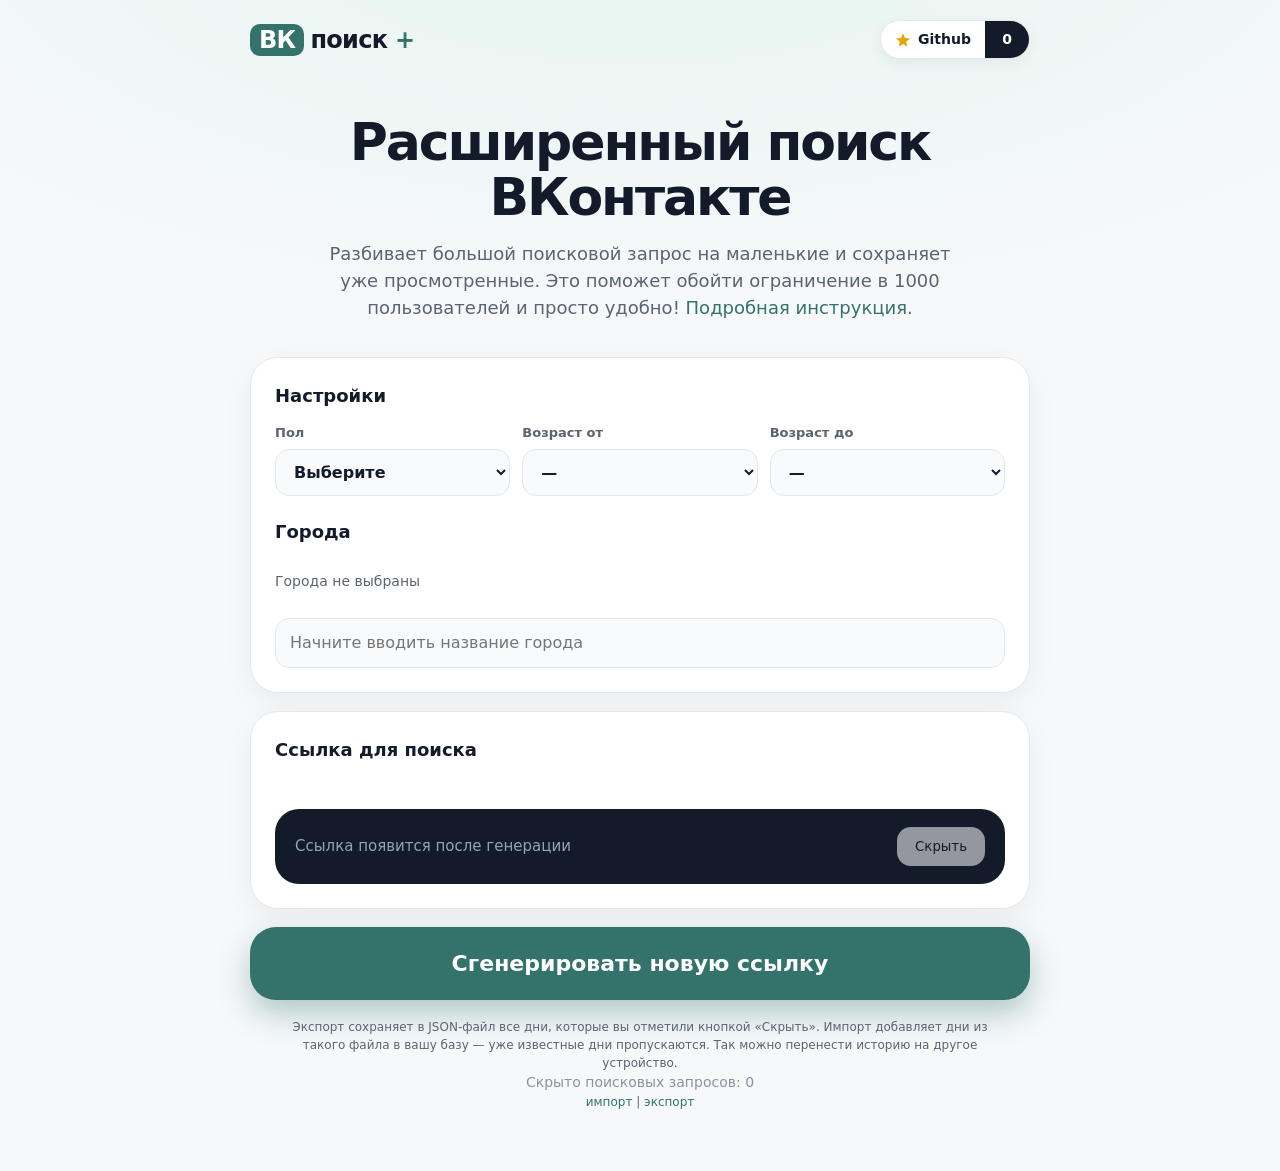
<file: index.html>
<!DOCTYPE html>
<html lang="ru">
<head>
    <meta charset="utf-8">
    <meta name="viewport" content="width=device-width, initial-scale=1">
    <title>ВК поиск +</title>
    <link rel="stylesheet" href="app.css">
    <link rel="icon" type="image/png" sizes="128x128" href="/favicon-128.png">

    <!-- Yandex.Metrika counter -->
    <script type="text/javascript">
        (function(m,e,t,r,i,k,a){
            m[i]=m[i]||function(){(m[i].a=m[i].a||[]).push(arguments)};
            m[i].l=1*new Date();
            for (var j = 0; j < document.scripts.length; j++) {if (document.scripts[j].src === r) { return; }}
            k=e.createElement(t),a=e.getElementsByTagName(t)[0],k.async=1,k.src=r,a.parentNode.insertBefore(k,a)
        })(window, document,'script','https://mc.yandex.ru/metrika/tag.js?id=113244231', 'ym');
        ym(113244231, 'init', {ssr:true, clickmap:true, referrer: document.referrer, url: location.href, accurateTrackBounce:true, trackLinks:true});
    </script>
    <noscript><div><img src="https://mc.yandex.ru/watch/113244231" style="position:absolute; left:-9999px;" alt="" /></div></noscript>
    <!-- /Yandex.Metrika counter -->
</head>
<body>
<div class="wrap">
    <header>
        <div class="logo"><b>ВК</b>поиск <span>+</span></div>
        <a class="star" id="star" target="_blank" rel="noopener" href="#">
            <span><svg width="16" height="16" viewBox="0 0 24 24"><path
                    d="M12 2l3 6.9 7.5.7-5.7 5 1.7 7.4L12 18.1 5.5 22l1.7-7.4-5.7-5 7.5-.7z"/></svg>Github</span><span
                id="stars">…</span>
        </a>
    </header>

    <section class="hero">
        <h1>Расширенный поиск ВКонтакте</h1>
        <p>
            Разбивает большой поисковой запрос на маленькие и сохраняет уже просмотренные.
            Это поможет обойти ограничение в 1000 пользователей и просто удобно!
            <a href="https://github.com/qvp/vk_search#вк-поиск-" target="_blank">Подробная инструкция</a>.
        </p>
    </section>

    <section class="card">
        <h2>Настройки</h2>
        <div class="row">
            <label class="f">Пол<select id="sex">
                <option value="">Выберите</option>
                <option value="female">Женский</option>
                <option value="male">Мужской</option>
            </select></label>
            <label class="f">Возраст от<select id="from"></select></label>
            <label class="f">Возраст до<select id="to"></select></label>
        </div>
        <h2 style="margin-top:22px">Города</h2>
        <ul class="cities" id="cities"></ul>
        <div class="ac">
            <input type="text" id="q" placeholder="Начните вводить название города" autocomplete="off">
            <div class="dd" id="dd"></div>
        </div>
    </section>

    <section class="card">
        <h2>Ссылка для поиска</h2>
        <div class="msg" id="msg"></div>
        <div class="link">
            <div class="ph" id="ph">Ссылка появится после генерации</div>
            <a id="url" target="_blank" rel="noopener" hidden></a>
            <button class="btn" id="rem" disabled>Скрыть</button>
        </div>
    </section>

    <button class="gen" id="gen">Сгенерировать новую ссылку</button>

    <div class="export-import">
        <p>Экспорт сохраняет в JSON-файл все дни, которые вы отметили кнопкой «Скрыть». Импорт добавляет дни из
            такого файла в вашу базу — уже известные дни пропускаются.
            Так можно перенести историю на другое устройство.
        </p>
        <span id="cnt"></span>
        <br>
        <a id="imp">импорт</a> | <a id="exp">экспорт</a>
        <input type="file" id="file" accept="application/json,.json" hidden>
    </div>
</div>

<script src="app.js"></script>
</body>
</html>
</file>
<file: app.css>
:root {
    --bg: #f6f8fa;
    --card: #fff;
    --ink: #131a29;
    --mut: #5b6472;
    --line: #e3e8ee;
    --teal: #33736b;
    --teal2: #265c55;
    --mint: #eefaf4;
    --acc: #c2410c
}

* {
    box-sizing: border-box
}

body {
    margin: 0;
    background: radial-gradient(900px 400px at 50% -100px, #e4f5ee, transparent), var(--bg);
    color: var(--ink);
    font: 16px/1.5 Inter, system-ui, -apple-system, "Segoe UI", Roboto, sans-serif
}

.wrap {
    max-width: 820px;
    margin: 0 auto;
    padding: 20px 20px 60px
}

header {
    display: flex;
    justify-content: space-between;
    align-items: center;
    gap: 12px
}

.logo {
    font-weight: 800;
    font-size: 24px;
    letter-spacing: -.03em
}

.logo b {
    background: var(--teal);
    color: #fff;
    border-radius: 10px;
    padding: 2px 9px;
    margin-right: 6px
}

.logo span {
    color: var(--teal);
}

.star {
    display: inline-flex;
    align-items: stretch;
    border-radius: 999px;
    border: 1px solid var(--line);
    background: var(--card);
    text-decoration: none;
    color: var(--ink);
    font-weight: 600;
    font-size: 14px;
    overflow: hidden;
    box-shadow: 0 4px 14px rgba(19, 26, 41, .06)
}

.star span {
    padding: 8px 14px;
    display: flex;
    align-items: center;
    gap: 7px
}

.star span + span {
    background: var(--ink);
    color: #fff;
    min-width: 44px;
    justify-content: center
}

.star:hover {
    border-color: var(--teal)
}

.star svg {
    fill: #e0a800
}

.hero {
    text-align: center;
    margin: 56px auto 36px;
    max-width: 660px
}

h1 {
    font-size: clamp(32px, 6vw, 52px);
    line-height: 1.05;
    letter-spacing: -.04em;
    margin: 0 0 16px;
    font-weight: 800
}

.hero p {
    color: var(--mut);
    font-size: 18px;
    margin: 0
}

.card {
    background: var(--card);
    border: 1px solid var(--line);
    border-radius: 28px;
    padding: 24px;
    margin-bottom: 18px;
    box-shadow: 0 10px 30px rgba(19, 26, 41, .05)
}

h2 {
    font-size: 18px;
    margin: 0 0 14px
}

.row {
    display: flex;
    gap: 12px;
    flex-wrap: wrap;
    align-items: flex-end
}

label.f {
    display: flex;
    flex-direction: column;
    gap: 6px;
    font-size: 13px;
    font-weight: 600;
    color: var(--mut);
    flex: 1;
    min-width: 130px
}

select, input[type=text] {
    font: inherit;
    font-size: 16px;
    color: var(--ink);
    padding: 12px 14px;
    border: 1px solid var(--line);
    border-radius: 14px;
    background: #f9fafc;
    width: 100%
}

select:focus, input:focus {
    outline: 2px solid var(--teal);
    border-color: transparent
}

.cities {
    list-style: none;
    margin: 14px 0;
    padding: 0;
    display: grid;
    gap: 8px
}

.cities li {
    display: flex;
    justify-content: space-between;
    align-items: center;
    gap: 10px;
    padding: 10px 14px;
    background: var(--mint);
    border-radius: 14px;
    font-weight: 600
}

.cities small {
    color: var(--mut);
    font-weight: 400;
    margin-left: 6px
}

.empty {
    color: var(--mut);
    font-size: 14px;
    margin: 12px 0
}

.del {
    border: 0;
    background: #fff;
    border-radius: 10px;
    padding: 6px 12px;
    color: #b42318;
    font: 600 13px inherit;
    font-family: inherit;
    cursor: pointer;
    border: 1px solid #f3d3cf
}

.del:hover {
    background: #fff1f0
}

.ac {
    position: relative
}

.dd {
    position: absolute;
    left: 0;
    right: 0;
    top: calc(100% + 6px);
    background: #fff;
    border: 1px solid var(--line);
    border-radius: 16px;
    box-shadow: 0 16px 40px rgba(19, 26, 41, .14);
    max-height: 280px;
    overflow: auto;
    z-index: 10;
    display: none
}

.dd div {
    padding: 10px 14px;
    cursor: pointer
}

.dd div:hover, .dd div.on {
    background: var(--mint)
}

.dd small {
    color: var(--mut)
}

.dd .n {
    color: var(--mut);
    cursor: default
}

.dd .n:hover {
    background: none
}

.link {
    display: flex;
    gap: 12px;
    align-items: center;
    flex-wrap: wrap;
    background: var(--ink);
    color: #cbd5e1;
    border-radius: 24px;
    padding: 18px 20px
}

.link a {
    flex: 1;
    min-width: 240px;
    word-break: break-all;
    color: #e2e8f0;
    text-decoration: none;
    font-size: 15px
}

.link a:hover {
    text-decoration: underline
}

.link a i {
    font-style: normal;
    color: #6ee7b7;
    font-weight: 700
}

.link .ph {
    flex: 1;
    color: #94a3b8;
    font-size: 15px
}

.btn {
    font: 700 15px inherit;
    font-family: inherit;
    border: 0;
    border-radius: 14px;
    padding: 12px 18px;
    background: #fff;
    color: var(--ink);
    cursor: pointer;
    white-space: nowrap
}

.btn:hover:not(:disabled) {
    filter: brightness(.94)
}

.btn:disabled {
    opacity: .55;
    cursor: default
}

.gen {
    display: block;
    width: 100%;
    font-size: 22px;
    font-weight: 800;
    padding: 24px;
    border: 0;
    border-radius: 26px;
    background: var(--teal);
    color: #fff;
    cursor: pointer;
    box-shadow: 0 14px 30px rgba(51, 115, 107, .35);
    font-family: inherit;
    margin-bottom: 18px;
    transition: transform .1s, background .2s
}

.gen:hover {
    background: var(--teal2)
}

.gen:active {
    transform: scale(.99)
}

.io p {
    color: #8b93a1;
    font-size: 14px;
    margin: 0 0 10px
}

.io a {
    color: var(--teal);
    font-weight: 700;
    margin-right: 20px;
    cursor: pointer
}

.msg {
    min-height: 22px;
    text-align: center;
    font-size: 14px;
    color: var(--mut);
    margin: -4px 0 14px
}

.msg.err {
    color: #b42318
}

:focus-visible {
    outline: 2px solid var(--teal);
    outline-offset: 2px
}

.export-import {
    text-align: center;
    color: var(--mut);
    font-size: 12px;
    padding: 0 30px;
}

.export-import p {
    padding-bottom: 0;
    margin-bottom: 0;
}

#cnt {
    color:#8b93a1;
    font-size:14px;
}

.export-import a, .hero a {
    color: var(--teal);
    font-weight: 500;
    text-decoration: none;
    cursor: pointer;
}

.export-import a:hover, .hero a:hover {
    text-decoration: underline;
}

@media (max-width: 560px) {
    .card {
        padding: 18px;
        border-radius: 22px
    }

    .hero p {
        font-size: 16px
    }
}
</file>
